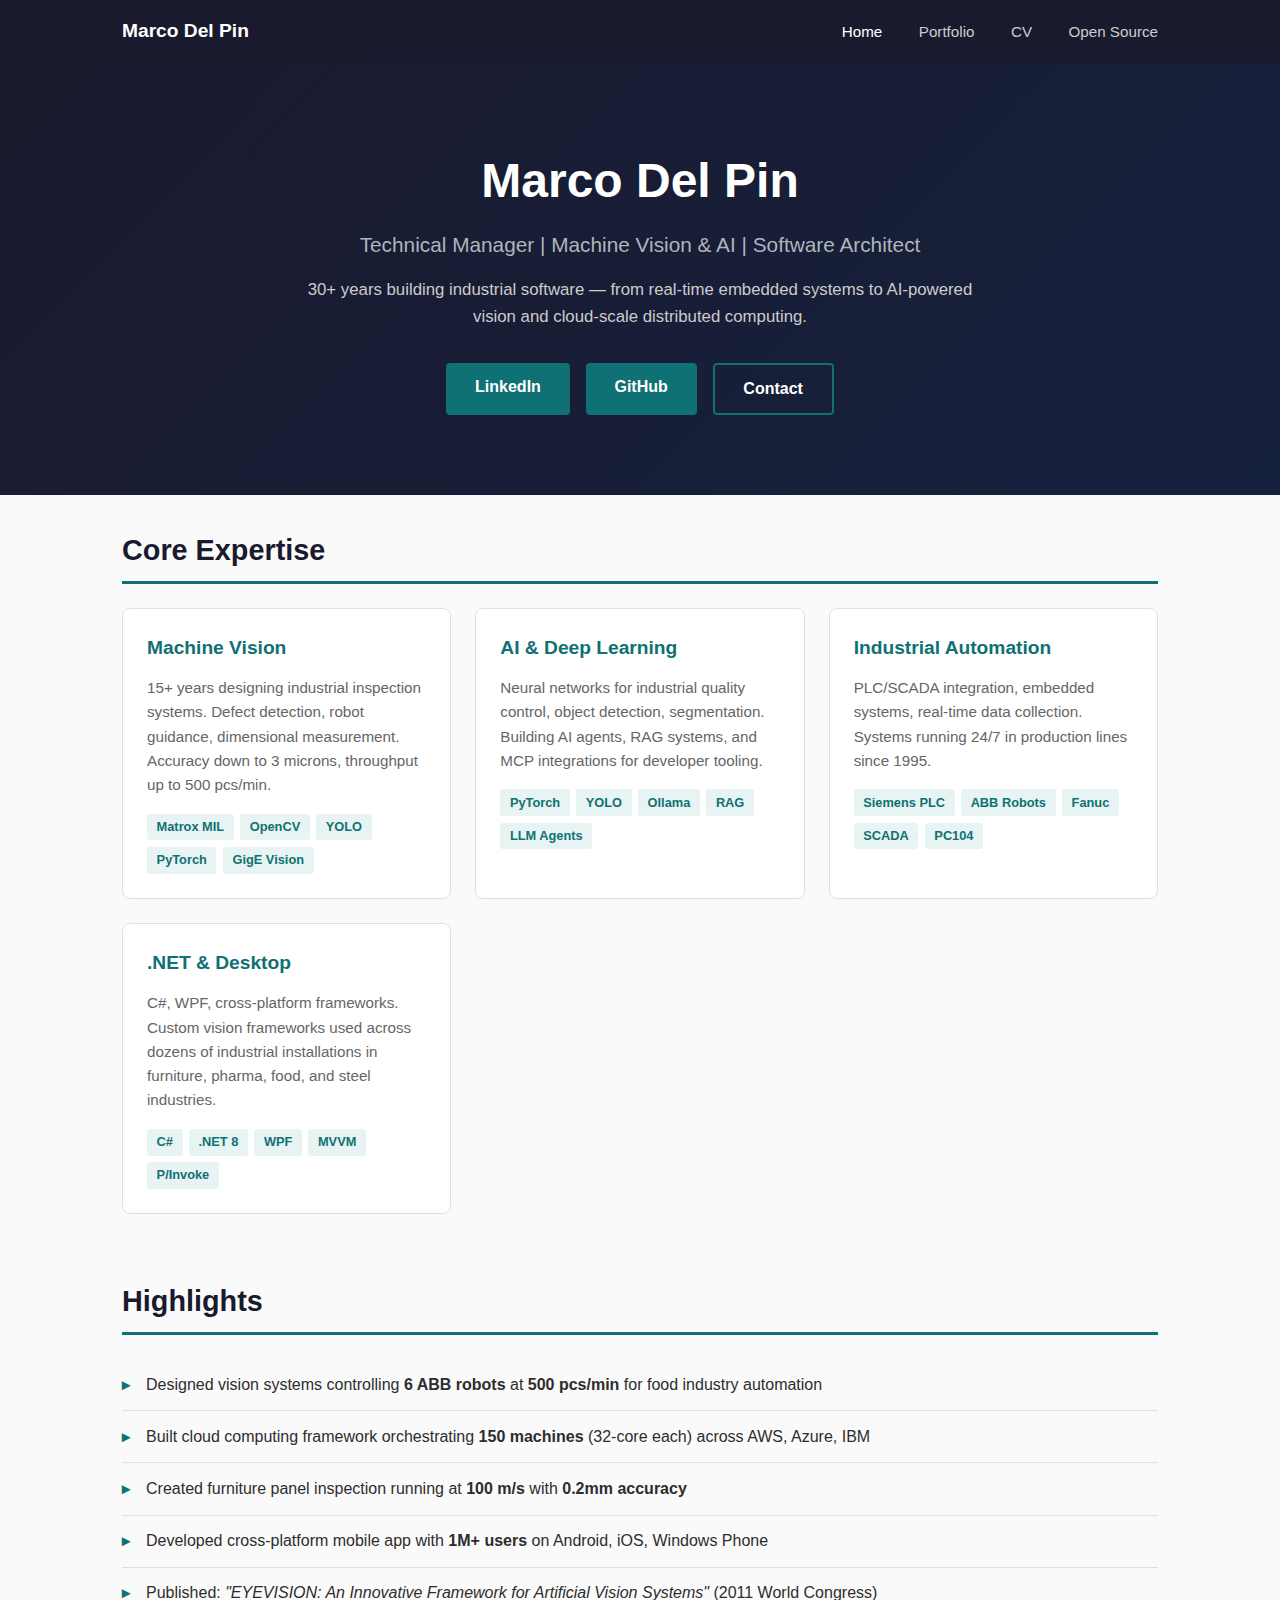
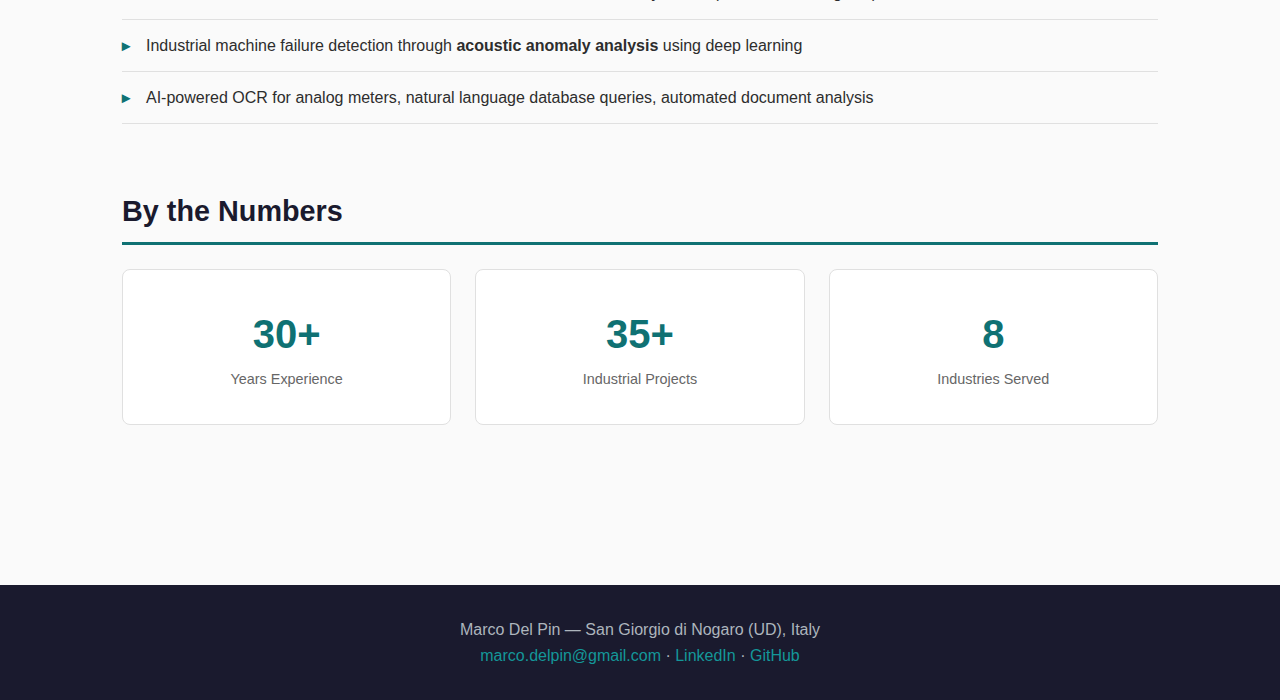
<file: index.html>
<!DOCTYPE html>
<html lang="en">
<head>
    <meta charset="UTF-8">
    <meta name="viewport" content="width=device-width, initial-scale=1.0">
    <title>Marco Del Pin - Machine Vision & AI Engineer</title>
    <link rel="stylesheet" href="style.css">
</head>
<body>
    <nav>
        <div class="nav-container">
            <a href="index.html" class="nav-brand">Marco Del Pin</a>
            <div class="nav-links">
                <a href="index.html" class="active">Home</a>
                <a href="portfolio.html">Portfolio</a>
                <a href="cv.html">CV</a>
                <a href="projects.html">Open Source</a>
            </div>
        </div>
    </nav>

    <header class="hero">
        <h1>Marco Del Pin</h1>
        <p class="tagline">Technical Manager | Machine Vision & AI | Software Architect</p>
        <p class="subtitle">30+ years building industrial software &mdash; from real-time embedded systems to AI-powered vision and cloud-scale distributed computing.</p>
        <div class="hero-links">
            <a href="https://www.linkedin.com/in/marco-del-pin-7189a215" class="btn">LinkedIn</a>
            <a href="https://github.com/marcodelpin" class="btn">GitHub</a>
            <a href="mailto:marco.delpin@gmail.com" class="btn btn-outline">Contact</a>
        </div>
    </header>

    <main>
        <section id="expertise">
            <h2>Core Expertise</h2>
            <div class="grid">
                <div class="card">
                    <h3>Machine Vision</h3>
                    <p>15+ years designing industrial inspection systems. Defect detection, robot guidance, dimensional measurement. Accuracy down to 3 microns, throughput up to 500 pcs/min.</p>
                    <div class="tags">
                        <span>Matrox MIL</span><span>OpenCV</span><span>YOLO</span><span>PyTorch</span><span>GigE Vision</span>
                    </div>
                </div>
                <div class="card">
                    <h3>AI & Deep Learning</h3>
                    <p>Neural networks for industrial quality control, object detection, segmentation. Building AI agents, RAG systems, and MCP integrations for developer tooling.</p>
                    <div class="tags">
                        <span>PyTorch</span><span>YOLO</span><span>Ollama</span><span>RAG</span><span>LLM Agents</span>
                    </div>
                </div>
                <div class="card">
                    <h3>Industrial Automation</h3>
                    <p>PLC/SCADA integration, embedded systems, real-time data collection. Systems running 24/7 in production lines since 1995.</p>
                    <div class="tags">
                        <span>Siemens PLC</span><span>ABB Robots</span><span>Fanuc</span><span>SCADA</span><span>PC104</span>
                    </div>
                </div>
                <div class="card">
                    <h3>.NET & Desktop</h3>
                    <p>C#, WPF, cross-platform frameworks. Custom vision frameworks used across dozens of industrial installations in furniture, pharma, food, and steel industries.</p>
                    <div class="tags">
                        <span>C#</span><span>.NET 8</span><span>WPF</span><span>MVVM</span><span>P/Invoke</span>
                    </div>
                </div>
            </div>
        </section>

        <section id="highlights">
            <h2>Highlights</h2>
            <ul class="highlights-list">
                <li>Designed vision systems controlling <strong>6 ABB robots</strong> at <strong>500 pcs/min</strong> for food industry automation</li>
                <li>Built cloud computing framework orchestrating <strong>150 machines</strong> (32-core each) across AWS, Azure, IBM</li>
                <li>Created furniture panel inspection running at <strong>100 m/s</strong> with <strong>0.2mm accuracy</strong></li>
                <li>Developed cross-platform mobile app with <strong>1M+ users</strong> on Android, iOS, Windows Phone</li>
                <li>Published: <em>"EYEVISION: An Innovative Framework for Artificial Vision Systems"</em> (2011 World Congress)</li>
                <li>Industrial machine failure detection through <strong>acoustic anomaly analysis</strong> using deep learning</li>
                <li>AI-powered OCR for analog meters, natural language database queries, automated document analysis</li>
            </ul>
        </section>

        <section id="numbers">
            <h2>By the Numbers</h2>
            <div class="stats">
                <div class="stat"><span class="stat-number">30+</span><span class="stat-label">Years Experience</span></div>
                <div class="stat"><span class="stat-number">35+</span><span class="stat-label">Industrial Projects</span></div>
                <div class="stat"><span class="stat-number">8</span><span class="stat-label">Industries Served</span></div>
            </div>
        </section>
    </main>

    <footer>
        <p>Marco Del Pin &mdash; San Giorgio di Nogaro (UD), Italy</p>
        <p>
            <a href="mailto:marco.delpin@gmail.com">marco.delpin@gmail.com</a> &middot;
            <a href="https://www.linkedin.com/in/marco-del-pin-7189a215">LinkedIn</a> &middot;
            <a href="https://github.com/marcodelpin">GitHub</a>
        </p>
    </footer>
</body>
</html>
</file>
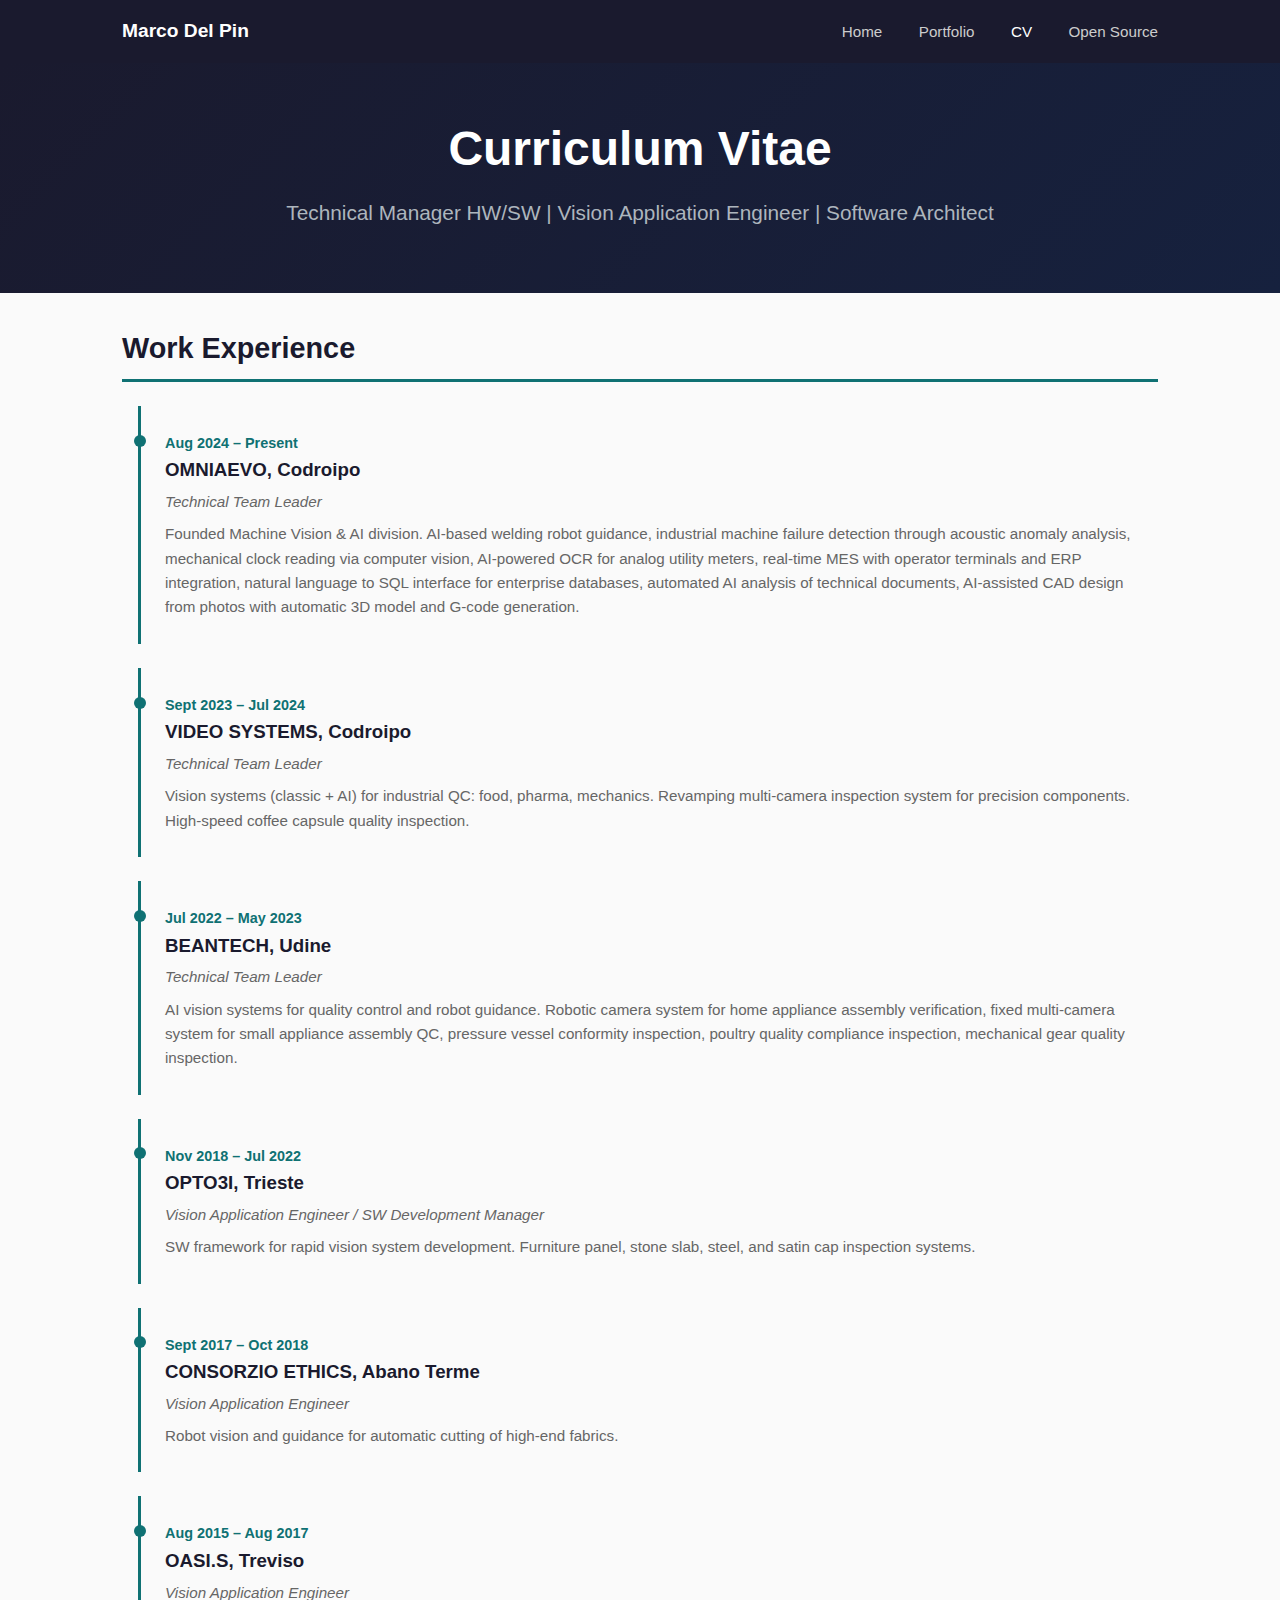
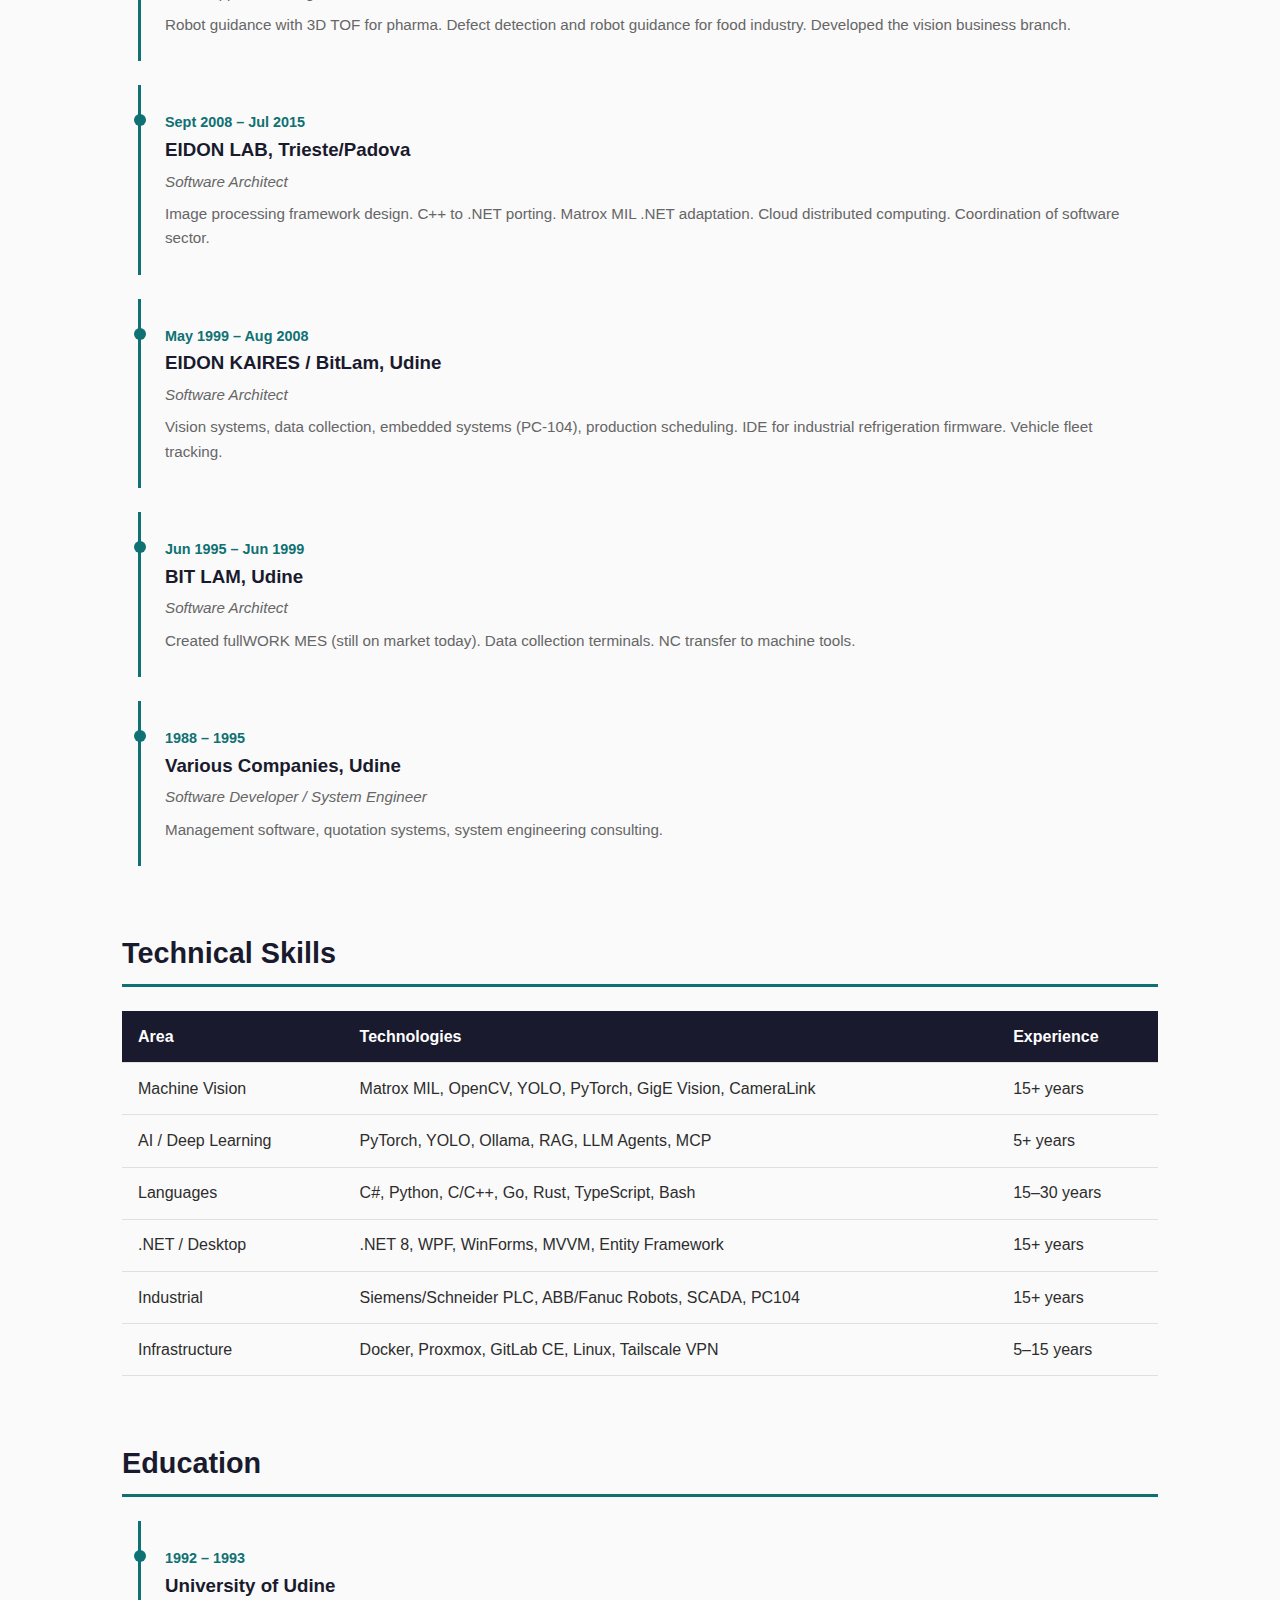
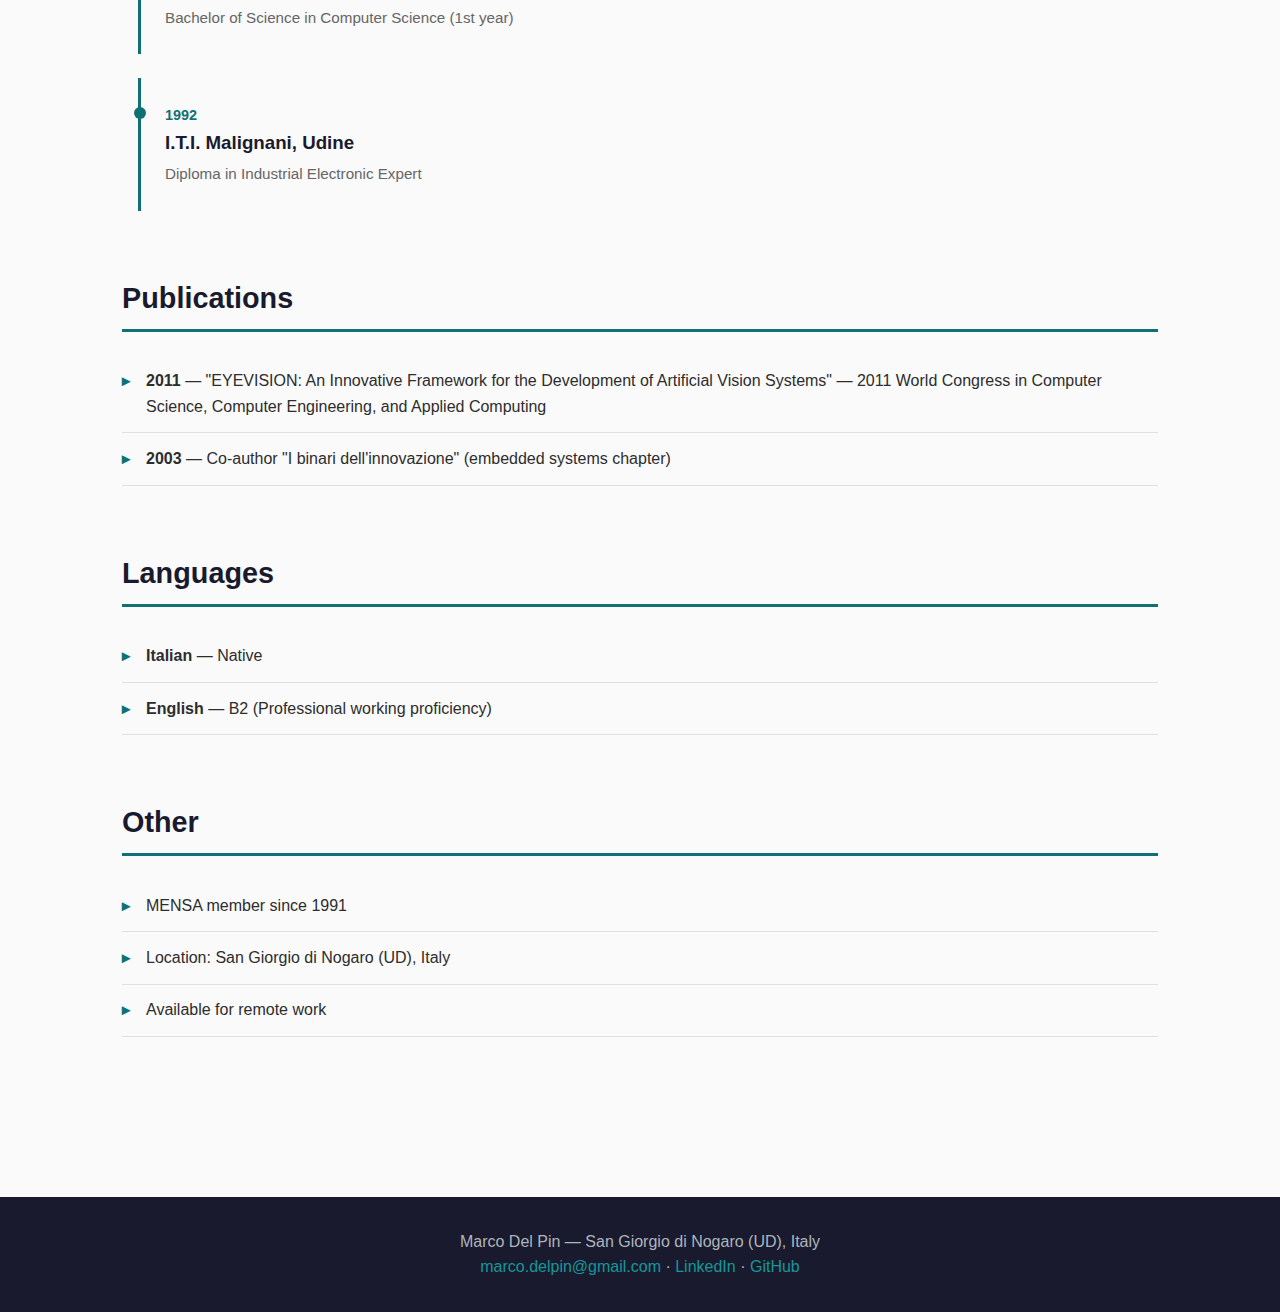
<file: cv.html>
<!DOCTYPE html>
<html lang="en">
<head>
    <meta charset="UTF-8">
    <meta name="viewport" content="width=device-width, initial-scale=1.0">
    <title>CV - Marco Del Pin</title>
    <link rel="stylesheet" href="style.css">
</head>
<body>
    <nav>
        <div class="nav-container">
            <a href="index.html" class="nav-brand">Marco Del Pin</a>
            <div class="nav-links">
                <a href="index.html">Home</a>
                <a href="portfolio.html">Portfolio</a>
                <a href="cv.html" class="active">CV</a>
                <a href="projects.html">Open Source</a>
            </div>
        </div>
    </nav>

    <header class="hero" style="padding: 3rem 2rem;">
        <h1>Curriculum Vitae</h1>
        <p class="tagline">Technical Manager HW/SW | Vision Application Engineer | Software Architect</p>
    </header>

    <main>
        <section>
            <h2>Work Experience</h2>

            <div class="timeline-item">
                <span class="period">Aug 2024 &ndash; Present</span>
                <h3>OMNIAEVO, Codroipo</h3>
                <p class="role">Technical Team Leader</p>
                <p>Founded Machine Vision & AI division. AI-based welding robot guidance, industrial machine failure detection through acoustic anomaly analysis, mechanical clock reading via computer vision, AI-powered OCR for analog utility meters, real-time MES with operator terminals and ERP integration, natural language to SQL interface for enterprise databases, automated AI analysis of technical documents, AI-assisted CAD design from photos with automatic 3D model and G-code generation.</p>
            </div>

            <div class="timeline-item">
                <span class="period">Sept 2023 &ndash; Jul 2024</span>
                <h3>VIDEO SYSTEMS, Codroipo</h3>
                <p class="role">Technical Team Leader</p>
                <p>Vision systems (classic + AI) for industrial QC: food, pharma, mechanics. Revamping multi-camera inspection system for precision components. High-speed coffee capsule quality inspection.</p>
            </div>

            <div class="timeline-item">
                <span class="period">Jul 2022 &ndash; May 2023</span>
                <h3>BEANTECH, Udine</h3>
                <p class="role">Technical Team Leader</p>
                <p>AI vision systems for quality control and robot guidance. Robotic camera system for home appliance assembly verification, fixed multi-camera system for small appliance assembly QC, pressure vessel conformity inspection, poultry quality compliance inspection, mechanical gear quality inspection.</p>
            </div>

            <div class="timeline-item">
                <span class="period">Nov 2018 &ndash; Jul 2022</span>
                <h3>OPTO3I, Trieste</h3>
                <p class="role">Vision Application Engineer / SW Development Manager</p>
                <p>SW framework for rapid vision system development. Furniture panel, stone slab, steel, and satin cap inspection systems.</p>
            </div>

            <div class="timeline-item">
                <span class="period">Sept 2017 &ndash; Oct 2018</span>
                <h3>CONSORZIO ETHICS, Abano Terme</h3>
                <p class="role">Vision Application Engineer</p>
                <p>Robot vision and guidance for automatic cutting of high-end fabrics.</p>
            </div>

            <div class="timeline-item">
                <span class="period">Aug 2015 &ndash; Aug 2017</span>
                <h3>OASI.S, Treviso</h3>
                <p class="role">Vision Application Engineer</p>
                <p>Robot guidance with 3D TOF for pharma. Defect detection and robot guidance for food industry. Developed the vision business branch.</p>
            </div>

            <div class="timeline-item">
                <span class="period">Sept 2008 &ndash; Jul 2015</span>
                <h3>EIDON LAB, Trieste/Padova</h3>
                <p class="role">Software Architect</p>
                <p>Image processing framework design. C++ to .NET porting. Matrox MIL .NET adaptation. Cloud distributed computing. Coordination of software sector.</p>
            </div>

            <div class="timeline-item">
                <span class="period">May 1999 &ndash; Aug 2008</span>
                <h3>EIDON KAIRES / BitLam, Udine</h3>
                <p class="role">Software Architect</p>
                <p>Vision systems, data collection, embedded systems (PC-104), production scheduling. IDE for industrial refrigeration firmware. Vehicle fleet tracking.</p>
            </div>

            <div class="timeline-item">
                <span class="period">Jun 1995 &ndash; Jun 1999</span>
                <h3>BIT LAM, Udine</h3>
                <p class="role">Software Architect</p>
                <p>Created fullWORK MES (still on market today). Data collection terminals. NC transfer to machine tools.</p>
            </div>

            <div class="timeline-item">
                <span class="period">1988 &ndash; 1995</span>
                <h3>Various Companies, Udine</h3>
                <p class="role">Software Developer / System Engineer</p>
                <p>Management software, quotation systems, system engineering consulting.</p>
            </div>
        </section>

        <section>
            <h2>Technical Skills</h2>
            <table>
                <thead><tr><th>Area</th><th>Technologies</th><th>Experience</th></tr></thead>
                <tbody>
                    <tr><td>Machine Vision</td><td>Matrox MIL, OpenCV, YOLO, PyTorch, GigE Vision, CameraLink</td><td>15+ years</td></tr>
                    <tr><td>AI / Deep Learning</td><td>PyTorch, YOLO, Ollama, RAG, LLM Agents, MCP</td><td>5+ years</td></tr>
                    <tr><td>Languages</td><td>C#, Python, C/C++, Go, Rust, TypeScript, Bash</td><td>15&ndash;30 years</td></tr>
                    <tr><td>.NET / Desktop</td><td>.NET 8, WPF, WinForms, MVVM, Entity Framework</td><td>15+ years</td></tr>
                    <tr><td>Industrial</td><td>Siemens/Schneider PLC, ABB/Fanuc Robots, SCADA, PC104</td><td>15+ years</td></tr>
                    <tr><td>Infrastructure</td><td>Docker, Proxmox, GitLab CE, Linux, Tailscale VPN</td><td>5&ndash;15 years</td></tr>
                </tbody>
            </table>
        </section>

        <section>
            <h2>Education</h2>
            <div class="timeline-item">
                <span class="period">1992 &ndash; 1993</span>
                <h3>University of Udine</h3>
                <p>Bachelor of Science in Computer Science (1st year)</p>
            </div>
            <div class="timeline-item">
                <span class="period">1992</span>
                <h3>I.T.I. Malignani, Udine</h3>
                <p>Diploma in Industrial Electronic Expert</p>
            </div>
        </section>

        <section>
            <h2>Publications</h2>
            <ul class="highlights-list">
                <li><strong>2011</strong> &mdash; "EYEVISION: An Innovative Framework for the Development of Artificial Vision Systems" &mdash; 2011 World Congress in Computer Science, Computer Engineering, and Applied Computing</li>
                <li><strong>2003</strong> &mdash; Co-author "I binari dell'innovazione" (embedded systems chapter)</li>
            </ul>
        </section>

        <section>
            <h2>Languages</h2>
            <ul class="highlights-list">
                <li><strong>Italian</strong> &mdash; Native</li>
                <li><strong>English</strong> &mdash; B2 (Professional working proficiency)</li>
            </ul>
        </section>

        <section>
            <h2>Other</h2>
            <ul class="highlights-list">
                <li>MENSA member since 1991</li>
                <li>Location: San Giorgio di Nogaro (UD), Italy</li>
                <li>Available for remote work</li>
            </ul>
        </section>
    </main>

    <footer>
        <p>Marco Del Pin &mdash; San Giorgio di Nogaro (UD), Italy</p>
        <p>
            <a href="mailto:marco.delpin@gmail.com">marco.delpin@gmail.com</a> &middot;
            <a href="https://www.linkedin.com/in/marco-del-pin-7189a215">LinkedIn</a> &middot;
            <a href="https://github.com/marcodelpin">GitHub</a>
        </p>
    </footer>
</body>
</html>
</file>
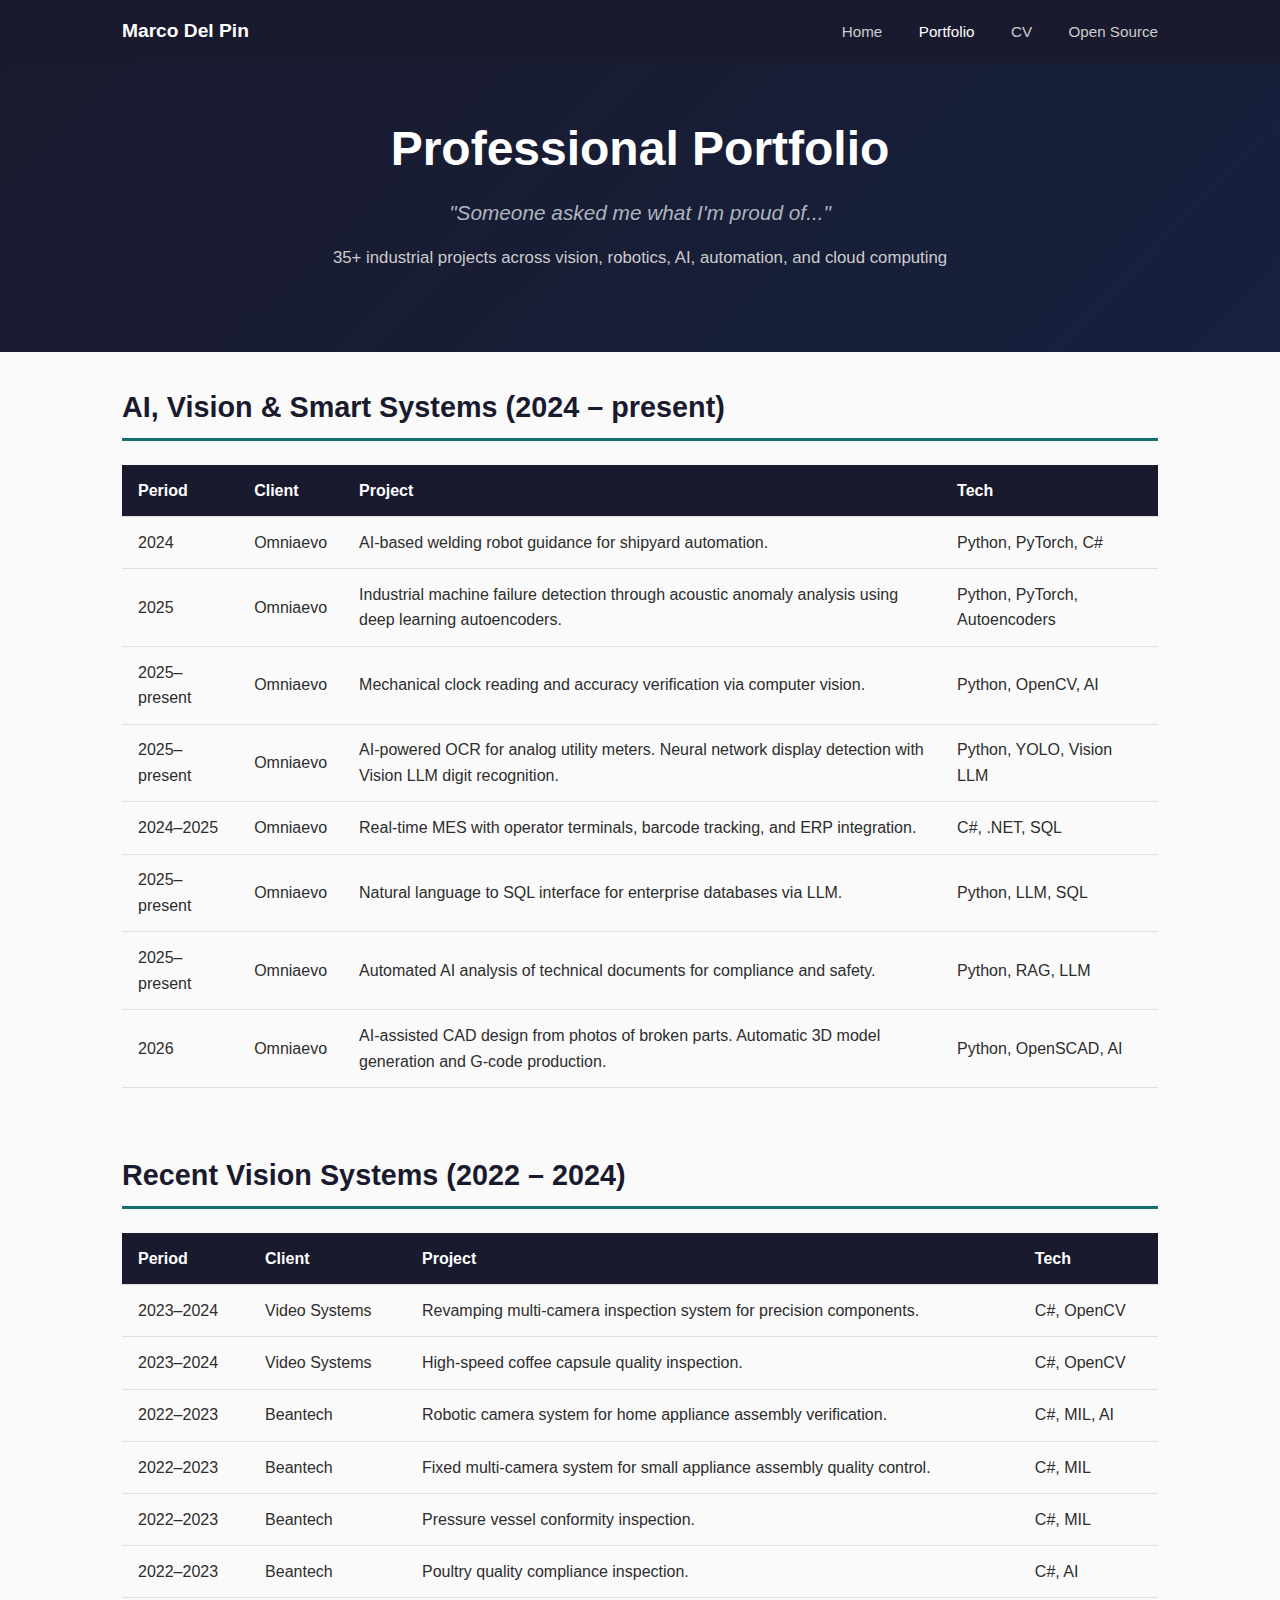
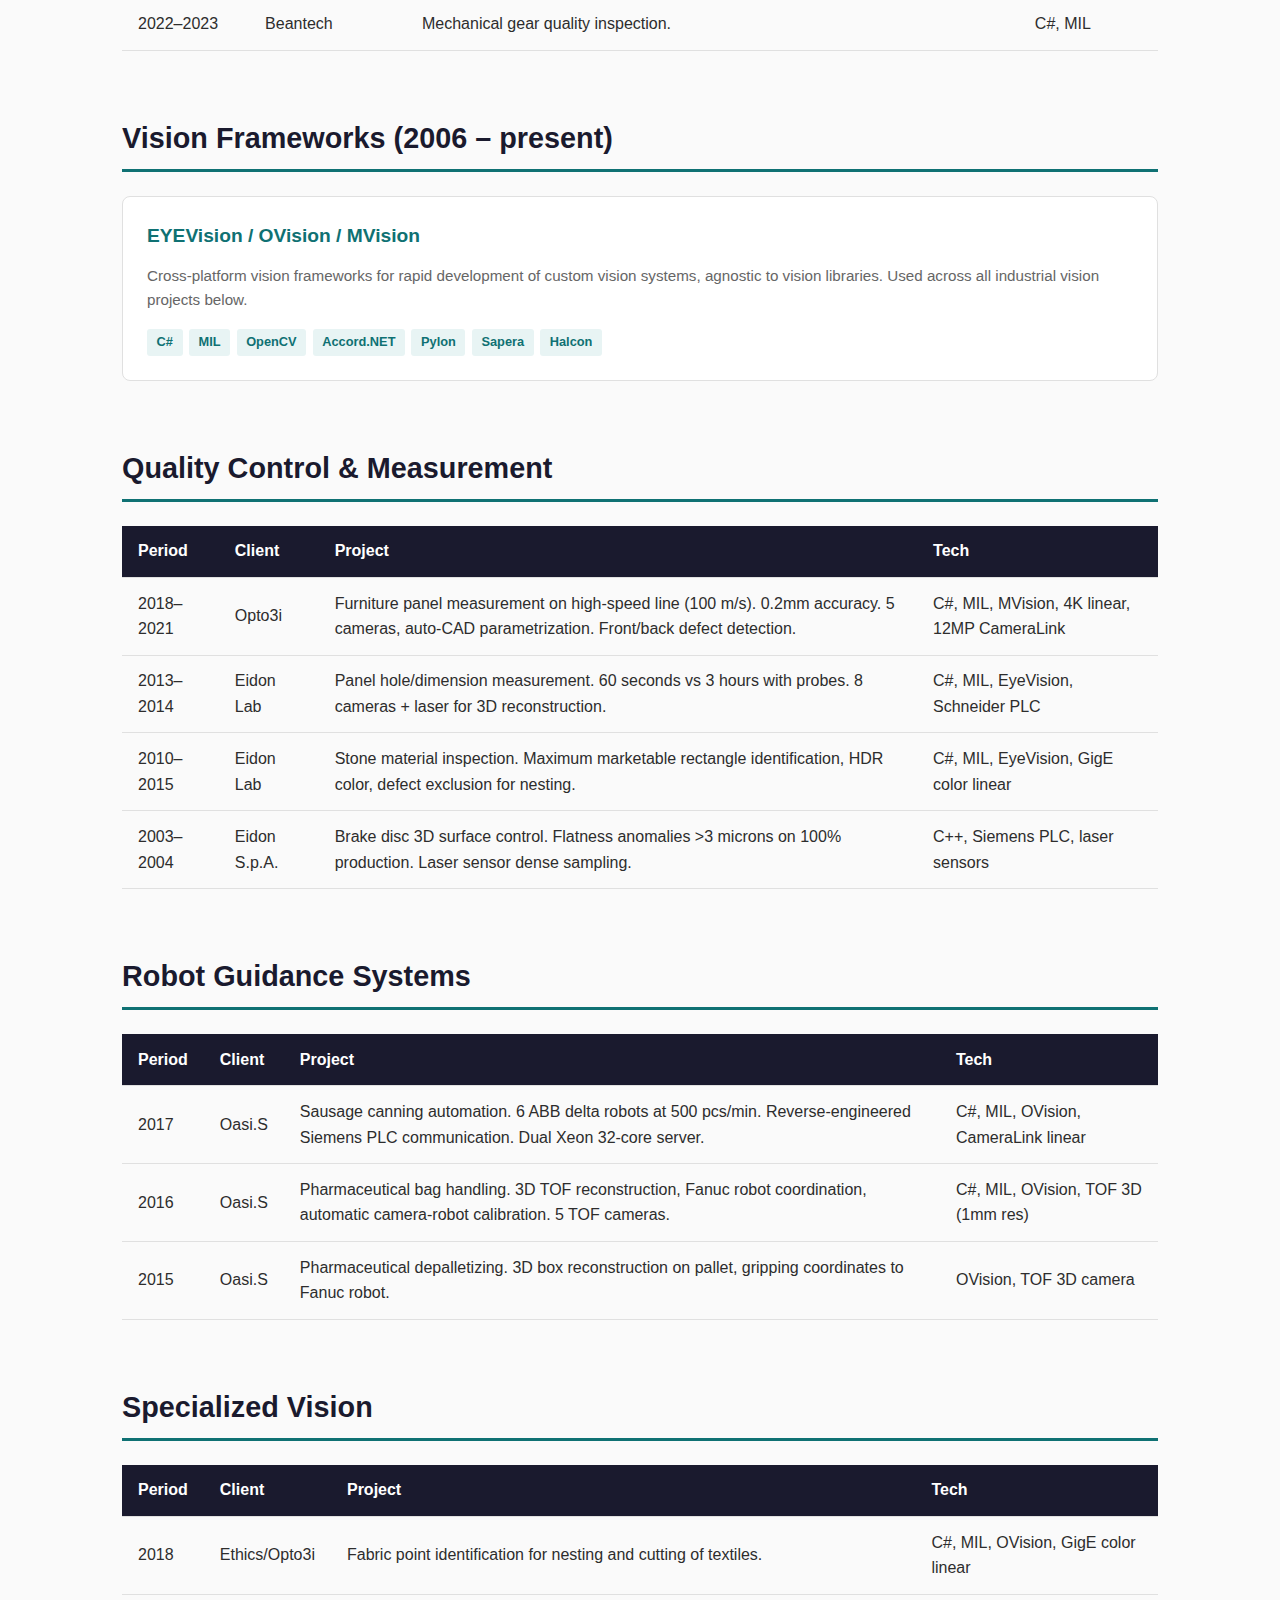
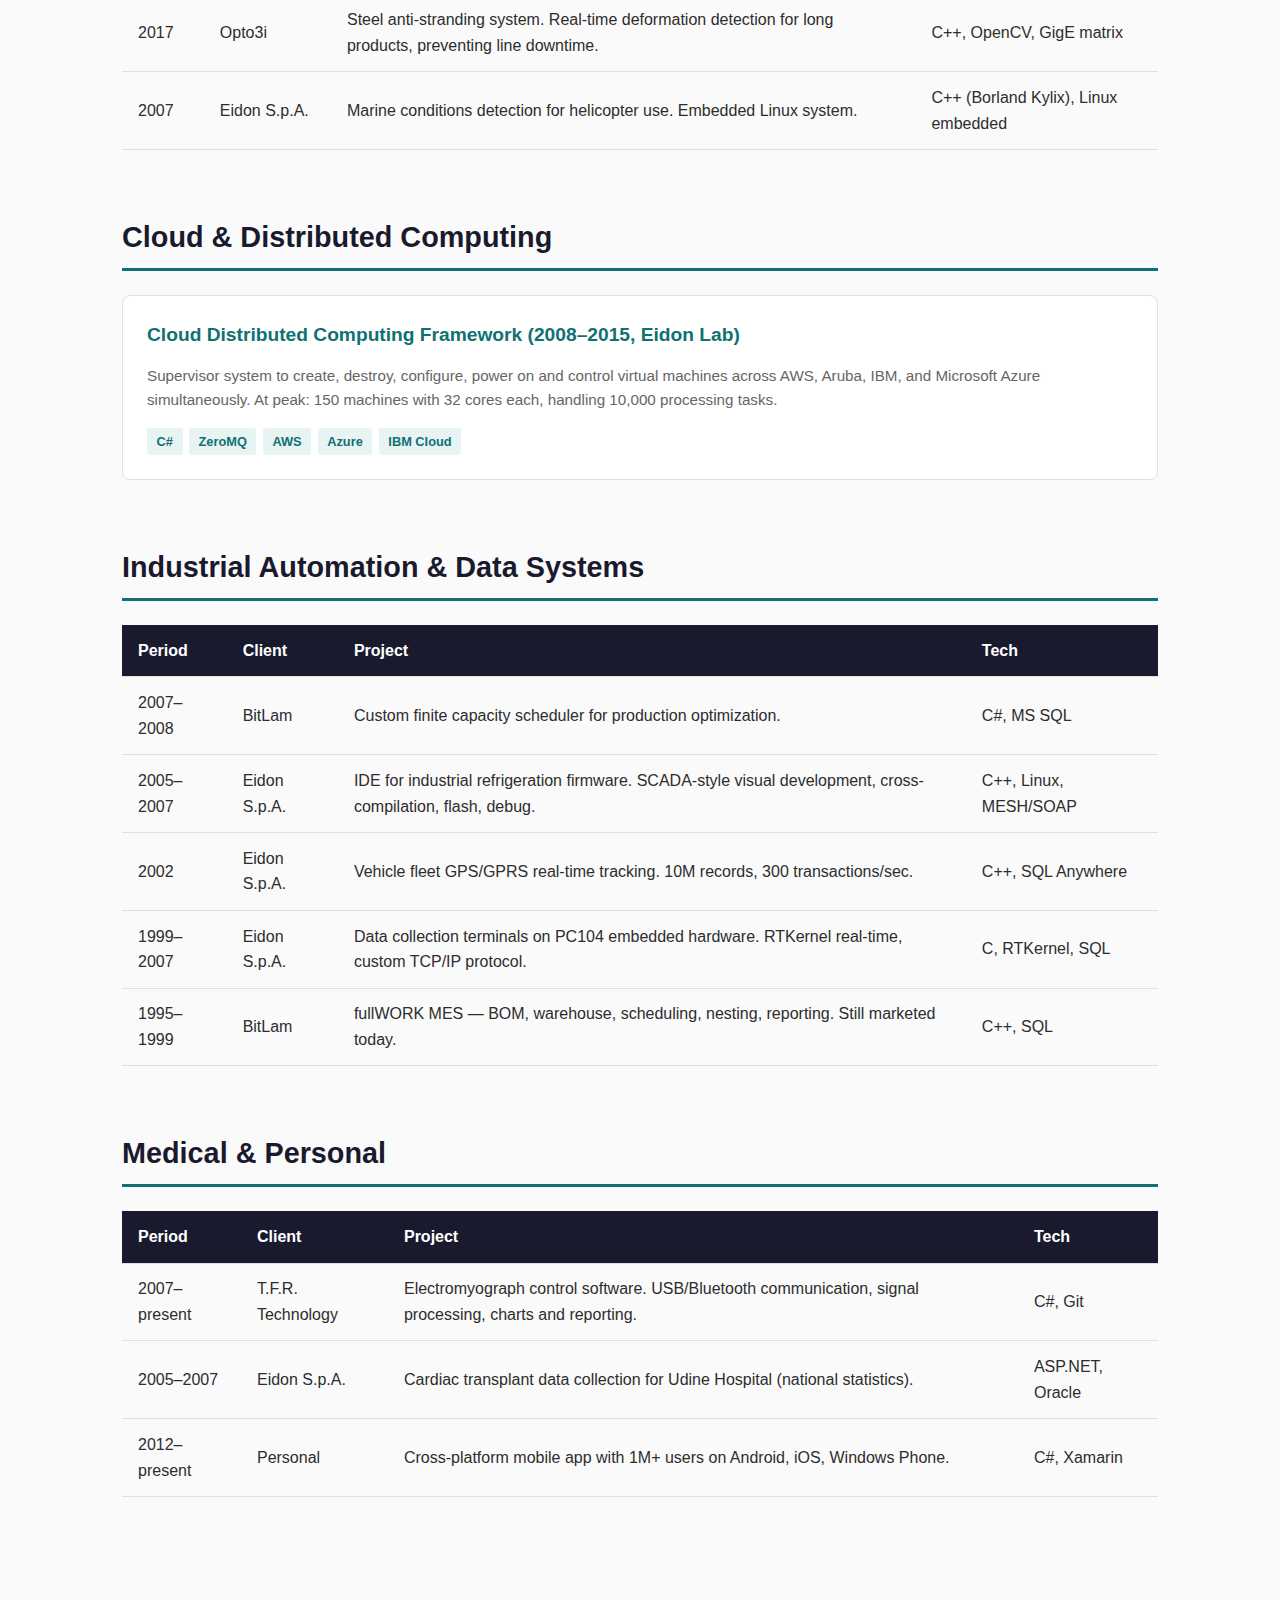
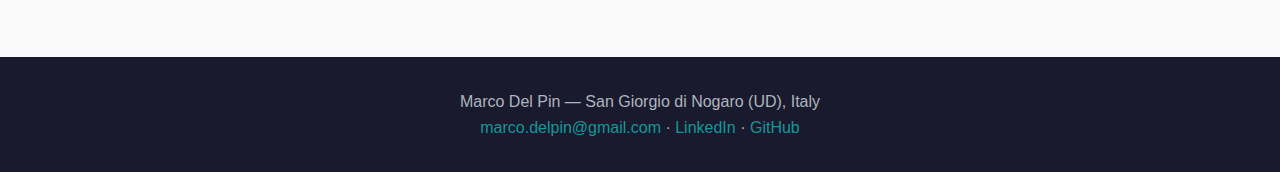
<file: portfolio.html>
<!DOCTYPE html>
<html lang="en">
<head>
    <meta charset="UTF-8">
    <meta name="viewport" content="width=device-width, initial-scale=1.0">
    <title>Portfolio - Marco Del Pin</title>
    <link rel="stylesheet" href="style.css">
</head>
<body>
    <nav>
        <div class="nav-container">
            <a href="index.html" class="nav-brand">Marco Del Pin</a>
            <div class="nav-links">
                <a href="index.html">Home</a>
                <a href="portfolio.html" class="active">Portfolio</a>
                <a href="cv.html">CV</a>
                <a href="projects.html">Open Source</a>
            </div>
        </div>
    </nav>

    <header class="hero" style="padding: 3rem 2rem;">
        <h1>Professional Portfolio</h1>
        <p class="tagline"><em>"Someone asked me what I'm proud of..."</em></p>
        <p class="subtitle">35+ industrial projects across vision, robotics, AI, automation, and cloud computing</p>
    </header>

    <main>
        <section>
            <h2>AI, Vision & Smart Systems (2024 &ndash; present)</h2>
            <table>
                <thead><tr><th>Period</th><th>Client</th><th>Project</th><th>Tech</th></tr></thead>
                <tbody>
                    <tr>
                        <td>2024</td><td>Omniaevo</td>
                        <td>AI-based welding robot guidance for shipyard automation.</td>
                        <td>Python, PyTorch, C#</td>
                    </tr>
                    <tr>
                        <td>2025</td><td>Omniaevo</td>
                        <td>Industrial machine failure detection through acoustic anomaly analysis using deep learning autoencoders.</td>
                        <td>Python, PyTorch, Autoencoders</td>
                    </tr>
                    <tr>
                        <td>2025&ndash;present</td><td>Omniaevo</td>
                        <td>Mechanical clock reading and accuracy verification via computer vision.</td>
                        <td>Python, OpenCV, AI</td>
                    </tr>
                    <tr>
                        <td>2025&ndash;present</td><td>Omniaevo</td>
                        <td>AI-powered OCR for analog utility meters. Neural network display detection with Vision LLM digit recognition.</td>
                        <td>Python, YOLO, Vision LLM</td>
                    </tr>
                    <tr>
                        <td>2024&ndash;2025</td><td>Omniaevo</td>
                        <td>Real-time MES with operator terminals, barcode tracking, and ERP integration.</td>
                        <td>C#, .NET, SQL</td>
                    </tr>
                    <tr>
                        <td>2025&ndash;present</td><td>Omniaevo</td>
                        <td>Natural language to SQL interface for enterprise databases via LLM.</td>
                        <td>Python, LLM, SQL</td>
                    </tr>
                    <tr>
                        <td>2025&ndash;present</td><td>Omniaevo</td>
                        <td>Automated AI analysis of technical documents for compliance and safety.</td>
                        <td>Python, RAG, LLM</td>
                    </tr>
                    <tr>
                        <td>2026</td><td>Omniaevo</td>
                        <td>AI-assisted CAD design from photos of broken parts. Automatic 3D model generation and G-code production.</td>
                        <td>Python, OpenSCAD, AI</td>
                    </tr>
                </tbody>
            </table>
        </section>

        <section>
            <h2>Recent Vision Systems (2022 &ndash; 2024)</h2>
            <table>
                <thead><tr><th>Period</th><th>Client</th><th>Project</th><th>Tech</th></tr></thead>
                <tbody>
                    <tr>
                        <td>2023&ndash;2024</td><td>Video Systems</td>
                        <td>Revamping multi-camera inspection system for precision components.</td>
                        <td>C#, OpenCV</td>
                    </tr>
                    <tr>
                        <td>2023&ndash;2024</td><td>Video Systems</td>
                        <td>High-speed coffee capsule quality inspection.</td>
                        <td>C#, OpenCV</td>
                    </tr>
                    <tr>
                        <td>2022&ndash;2023</td><td>Beantech</td>
                        <td>Robotic camera system for home appliance assembly verification.</td>
                        <td>C#, MIL, AI</td>
                    </tr>
                    <tr>
                        <td>2022&ndash;2023</td><td>Beantech</td>
                        <td>Fixed multi-camera system for small appliance assembly quality control.</td>
                        <td>C#, MIL</td>
                    </tr>
                    <tr>
                        <td>2022&ndash;2023</td><td>Beantech</td>
                        <td>Pressure vessel conformity inspection.</td>
                        <td>C#, MIL</td>
                    </tr>
                    <tr>
                        <td>2022&ndash;2023</td><td>Beantech</td>
                        <td>Poultry quality compliance inspection.</td>
                        <td>C#, AI</td>
                    </tr>
                    <tr>
                        <td>2022&ndash;2023</td><td>Beantech</td>
                        <td>Mechanical gear quality inspection.</td>
                        <td>C#, MIL</td>
                    </tr>
                </tbody>
            </table>
        </section>

        <section>
            <h2>Vision Frameworks (2006 &ndash; present)</h2>
            <div class="card" style="margin-bottom:1.5rem;">
                <h3>EYEVision / OVision / MVision</h3>
                <p>Cross-platform vision frameworks for rapid development of custom vision systems, agnostic to vision libraries. Used across all industrial vision projects below.</p>
                <div class="tags">
                    <span>C#</span><span>MIL</span><span>OpenCV</span><span>Accord.NET</span><span>Pylon</span><span>Sapera</span><span>Halcon</span>
                </div>
            </div>
        </section>

        <section>
            <h2>Quality Control & Measurement</h2>
            <table>
                <thead><tr><th>Period</th><th>Client</th><th>Project</th><th>Tech</th></tr></thead>
                <tbody>
                    <tr>
                        <td>2018&ndash;2021</td><td>Opto3i</td>
                        <td>Furniture panel measurement on high-speed line (100 m/s). 0.2mm accuracy. 5 cameras, auto-CAD parametrization. Front/back defect detection.</td>
                        <td>C#, MIL, MVision, 4K linear, 12MP CameraLink</td>
                    </tr>
                    <tr>
                        <td>2013&ndash;2014</td><td>Eidon Lab</td>
                        <td>Panel hole/dimension measurement. 60 seconds vs 3 hours with probes. 8 cameras + laser for 3D reconstruction.</td>
                        <td>C#, MIL, EyeVision, Schneider PLC</td>
                    </tr>
                    <tr>
                        <td>2010&ndash;2015</td><td>Eidon Lab</td>
                        <td>Stone material inspection. Maximum marketable rectangle identification, HDR color, defect exclusion for nesting.</td>
                        <td>C#, MIL, EyeVision, GigE color linear</td>
                    </tr>
                    <tr>
                        <td>2003&ndash;2004</td><td>Eidon S.p.A.</td>
                        <td>Brake disc 3D surface control. Flatness anomalies &gt;3 microns on 100% production. Laser sensor dense sampling.</td>
                        <td>C++, Siemens PLC, laser sensors</td>
                    </tr>
                </tbody>
            </table>
        </section>

        <section>
            <h2>Robot Guidance Systems</h2>
            <table>
                <thead><tr><th>Period</th><th>Client</th><th>Project</th><th>Tech</th></tr></thead>
                <tbody>
                    <tr>
                        <td>2017</td><td>Oasi.S</td>
                        <td>Sausage canning automation. 6 ABB delta robots at 500 pcs/min. Reverse-engineered Siemens PLC communication. Dual Xeon 32-core server.</td>
                        <td>C#, MIL, OVision, CameraLink linear</td>
                    </tr>
                    <tr>
                        <td>2016</td><td>Oasi.S</td>
                        <td>Pharmaceutical bag handling. 3D TOF reconstruction, Fanuc robot coordination, automatic camera-robot calibration. 5 TOF cameras.</td>
                        <td>C#, MIL, OVision, TOF 3D (1mm res)</td>
                    </tr>
                    <tr>
                        <td>2015</td><td>Oasi.S</td>
                        <td>Pharmaceutical depalletizing. 3D box reconstruction on pallet, gripping coordinates to Fanuc robot.</td>
                        <td>OVision, TOF 3D camera</td>
                    </tr>
                </tbody>
            </table>
        </section>

        <section>
            <h2>Specialized Vision</h2>
            <table>
                <thead><tr><th>Period</th><th>Client</th><th>Project</th><th>Tech</th></tr></thead>
                <tbody>
                    <tr>
                        <td>2018</td><td>Ethics/Opto3i</td>
                        <td>Fabric point identification for nesting and cutting of textiles.</td>
                        <td>C#, MIL, OVision, GigE color linear</td>
                    </tr>
                    <tr>
                        <td>2017</td><td>Opto3i</td>
                        <td>Steel anti-stranding system. Real-time deformation detection for long products, preventing line downtime.</td>
                        <td>C++, OpenCV, GigE matrix</td>
                    </tr>
                    <tr>
                        <td>2007</td><td>Eidon S.p.A.</td>
                        <td>Marine conditions detection for helicopter use. Embedded Linux system.</td>
                        <td>C++ (Borland Kylix), Linux embedded</td>
                    </tr>
                </tbody>
            </table>
        </section>

        <section>
            <h2>Cloud & Distributed Computing</h2>
            <div class="card" style="margin-bottom:1.5rem;">
                <h3>Cloud Distributed Computing Framework (2008&ndash;2015, Eidon Lab)</h3>
                <p>Supervisor system to create, destroy, configure, power on and control virtual machines across AWS, Aruba, IBM, and Microsoft Azure simultaneously. At peak: 150 machines with 32 cores each, handling 10,000 processing tasks.</p>
                <div class="tags">
                    <span>C#</span><span>ZeroMQ</span><span>AWS</span><span>Azure</span><span>IBM Cloud</span>
                </div>
            </div>
        </section>

        <section>
            <h2>Industrial Automation & Data Systems</h2>
            <table>
                <thead><tr><th>Period</th><th>Client</th><th>Project</th><th>Tech</th></tr></thead>
                <tbody>
                    <tr>
                        <td>2007&ndash;2008</td><td>BitLam</td>
                        <td>Custom finite capacity scheduler for production optimization.</td>
                        <td>C#, MS SQL</td>
                    </tr>
                    <tr>
                        <td>2005&ndash;2007</td><td>Eidon S.p.A.</td>
                        <td>IDE for industrial refrigeration firmware. SCADA-style visual development, cross-compilation, flash, debug.</td>
                        <td>C++, Linux, MESH/SOAP</td>
                    </tr>
                    <tr>
                        <td>2002</td><td>Eidon S.p.A.</td>
                        <td>Vehicle fleet GPS/GPRS real-time tracking. 10M records, 300 transactions/sec.</td>
                        <td>C++, SQL Anywhere</td>
                    </tr>
                    <tr>
                        <td>1999&ndash;2007</td><td>Eidon S.p.A.</td>
                        <td>Data collection terminals on PC104 embedded hardware. RTKernel real-time, custom TCP/IP protocol.</td>
                        <td>C, RTKernel, SQL</td>
                    </tr>
                    <tr>
                        <td>1995&ndash;1999</td><td>BitLam</td>
                        <td>fullWORK MES &mdash; BOM, warehouse, scheduling, nesting, reporting. Still marketed today.</td>
                        <td>C++, SQL</td>
                    </tr>
                </tbody>
            </table>
        </section>

        <section>
            <h2>Medical & Personal</h2>
            <table>
                <thead><tr><th>Period</th><th>Client</th><th>Project</th><th>Tech</th></tr></thead>
                <tbody>
                    <tr>
                        <td>2007&ndash;present</td><td>T.F.R. Technology</td>
                        <td>Electromyograph control software. USB/Bluetooth communication, signal processing, charts and reporting.</td>
                        <td>C#, Git</td>
                    </tr>
                    <tr>
                        <td>2005&ndash;2007</td><td>Eidon S.p.A.</td>
                        <td>Cardiac transplant data collection for Udine Hospital (national statistics).</td>
                        <td>ASP.NET, Oracle</td>
                    </tr>
                    <tr>
                        <td>2012&ndash;present</td><td>Personal</td>
                        <td>Cross-platform mobile app with 1M+ users on Android, iOS, Windows Phone.</td>
                        <td>C#, Xamarin</td>
                    </tr>
                </tbody>
            </table>
        </section>
    </main>

    <footer>
        <p>Marco Del Pin &mdash; San Giorgio di Nogaro (UD), Italy</p>
        <p>
            <a href="mailto:marco.delpin@gmail.com">marco.delpin@gmail.com</a> &middot;
            <a href="https://www.linkedin.com/in/marco-del-pin-7189a215">LinkedIn</a> &middot;
            <a href="https://github.com/marcodelpin">GitHub</a>
        </p>
    </footer>
</body>
</html>
</file>
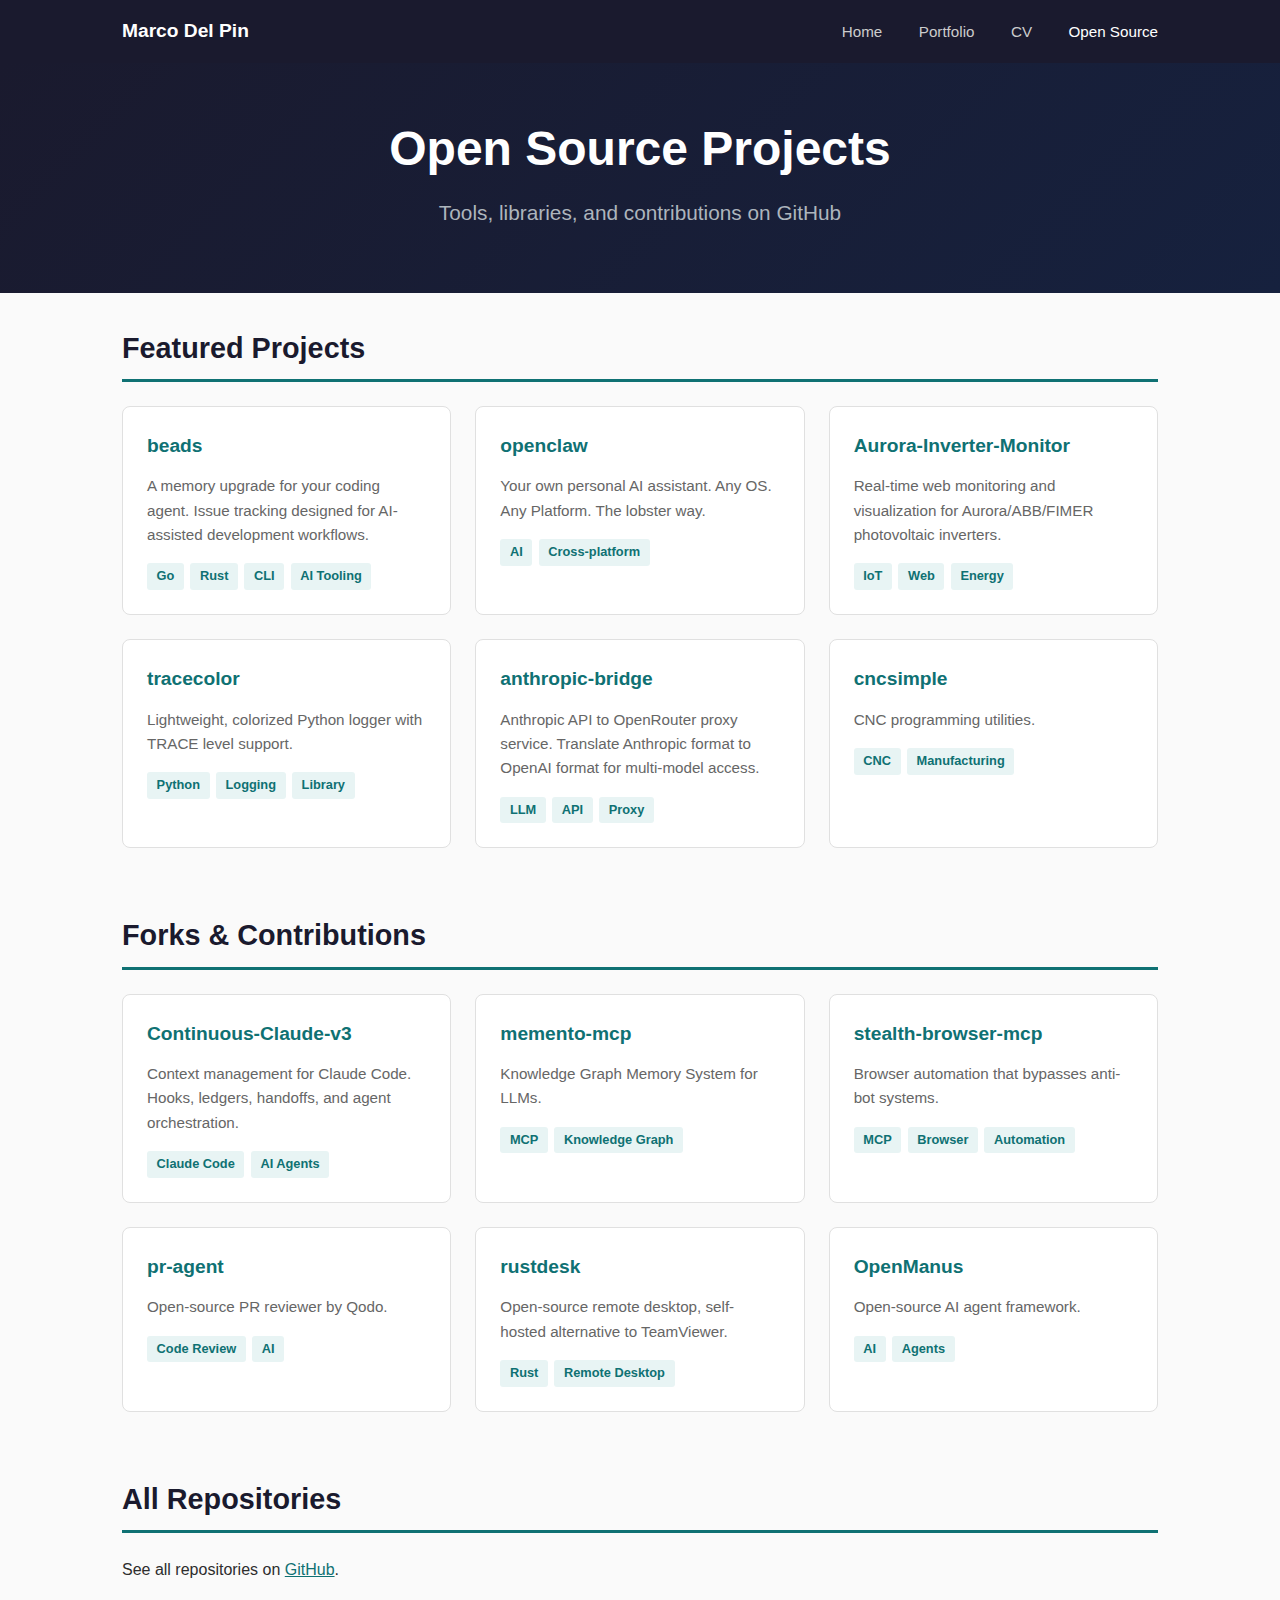
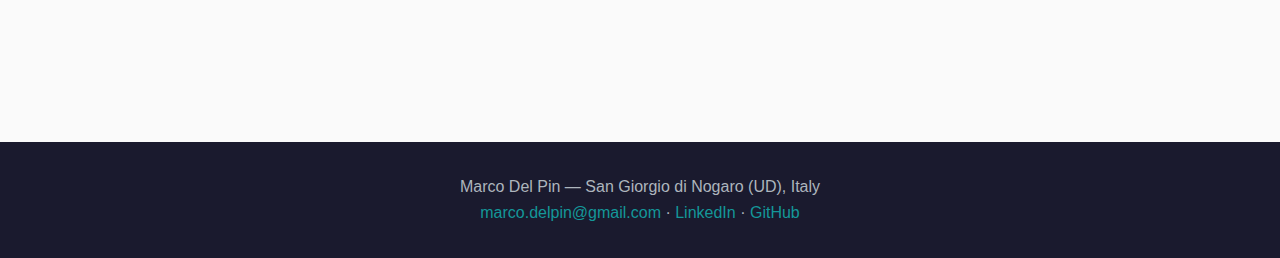
<file: projects.html>
<!DOCTYPE html>
<html lang="en">
<head>
    <meta charset="UTF-8">
    <meta name="viewport" content="width=device-width, initial-scale=1.0">
    <title>Open Source - Marco Del Pin</title>
    <link rel="stylesheet" href="style.css">
</head>
<body>
    <nav>
        <div class="nav-container">
            <a href="index.html" class="nav-brand">Marco Del Pin</a>
            <div class="nav-links">
                <a href="index.html">Home</a>
                <a href="portfolio.html">Portfolio</a>
                <a href="cv.html">CV</a>
                <a href="projects.html" class="active">Open Source</a>
            </div>
        </div>
    </nav>

    <header class="hero" style="padding: 3rem 2rem;">
        <h1>Open Source Projects</h1>
        <p class="tagline">Tools, libraries, and contributions on GitHub</p>
    </header>

    <main>
        <section>
            <h2>Featured Projects</h2>
            <div class="grid">
                <div class="card">
                    <h3><a href="https://github.com/marcodelpin/beads" style="color:inherit;text-decoration:none;">beads</a></h3>
                    <p>A memory upgrade for your coding agent. Issue tracking designed for AI-assisted development workflows.</p>
                    <div class="tags"><span>Go</span><span>Rust</span><span>CLI</span><span>AI Tooling</span></div>
                </div>
                <div class="card">
                    <h3><a href="https://github.com/marcodelpin/openclaw" style="color:inherit;text-decoration:none;">openclaw</a></h3>
                    <p>Your own personal AI assistant. Any OS. Any Platform. The lobster way.</p>
                    <div class="tags"><span>AI</span><span>Cross-platform</span></div>
                </div>
                <div class="card">
                    <h3><a href="https://github.com/marcodelpin/Aurora-Inverter-Monitor" style="color:inherit;text-decoration:none;">Aurora-Inverter-Monitor</a></h3>
                    <p>Real-time web monitoring and visualization for Aurora/ABB/FIMER photovoltaic inverters.</p>
                    <div class="tags"><span>IoT</span><span>Web</span><span>Energy</span></div>
                </div>
                <div class="card">
                    <h3><a href="https://github.com/marcodelpin/tracecolor" style="color:inherit;text-decoration:none;">tracecolor</a></h3>
                    <p>Lightweight, colorized Python logger with TRACE level support.</p>
                    <div class="tags"><span>Python</span><span>Logging</span><span>Library</span></div>
                </div>
                <div class="card">
                    <h3><a href="https://github.com/marcodelpin/anthropic-bridge" style="color:inherit;text-decoration:none;">anthropic-bridge</a></h3>
                    <p>Anthropic API to OpenRouter proxy service. Translate Anthropic format to OpenAI format for multi-model access.</p>
                    <div class="tags"><span>LLM</span><span>API</span><span>Proxy</span></div>
                </div>
                <div class="card">
                    <h3><a href="https://github.com/marcodelpin/cncsimple" style="color:inherit;text-decoration:none;">cncsimple</a></h3>
                    <p>CNC programming utilities.</p>
                    <div class="tags"><span>CNC</span><span>Manufacturing</span></div>
                </div>
            </div>
        </section>

        <section>
            <h2>Forks & Contributions</h2>
            <div class="grid">
                <div class="card">
                    <h3><a href="https://github.com/marcodelpin/Continuous-Claude-v3" style="color:inherit;text-decoration:none;">Continuous-Claude-v3</a></h3>
                    <p>Context management for Claude Code. Hooks, ledgers, handoffs, and agent orchestration.</p>
                    <div class="tags"><span>Claude Code</span><span>AI Agents</span></div>
                </div>
                <div class="card">
                    <h3><a href="https://github.com/marcodelpin/memento-mcp" style="color:inherit;text-decoration:none;">memento-mcp</a></h3>
                    <p>Knowledge Graph Memory System for LLMs.</p>
                    <div class="tags"><span>MCP</span><span>Knowledge Graph</span></div>
                </div>
                <div class="card">
                    <h3><a href="https://github.com/marcodelpin/stealth-browser-mcp" style="color:inherit;text-decoration:none;">stealth-browser-mcp</a></h3>
                    <p>Browser automation that bypasses anti-bot systems.</p>
                    <div class="tags"><span>MCP</span><span>Browser</span><span>Automation</span></div>
                </div>
                <div class="card">
                    <h3><a href="https://github.com/marcodelpin/pr-agent" style="color:inherit;text-decoration:none;">pr-agent</a></h3>
                    <p>Open-source PR reviewer by Qodo.</p>
                    <div class="tags"><span>Code Review</span><span>AI</span></div>
                </div>
                <div class="card">
                    <h3><a href="https://github.com/marcodelpin/rustdesk" style="color:inherit;text-decoration:none;">rustdesk</a></h3>
                    <p>Open-source remote desktop, self-hosted alternative to TeamViewer.</p>
                    <div class="tags"><span>Rust</span><span>Remote Desktop</span></div>
                </div>
                <div class="card">
                    <h3><a href="https://github.com/marcodelpin/OpenManus" style="color:inherit;text-decoration:none;">OpenManus</a></h3>
                    <p>Open-source AI agent framework.</p>
                    <div class="tags"><span>AI</span><span>Agents</span></div>
                </div>
            </div>
        </section>

        <section>
            <h2>All Repositories</h2>
            <p>See all repositories on <a href="https://github.com/marcodelpin?tab=repositories" style="color:var(--accent);">GitHub</a>.</p>
        </section>
    </main>

    <footer>
        <p>Marco Del Pin &mdash; San Giorgio di Nogaro (UD), Italy</p>
        <p>
            <a href="mailto:marco.delpin@gmail.com">marco.delpin@gmail.com</a> &middot;
            <a href="https://www.linkedin.com/in/marco-del-pin-7189a215">LinkedIn</a> &middot;
            <a href="https://github.com/marcodelpin">GitHub</a>
        </p>
    </footer>
</body>
</html>
</file>
<file: style.css>
:root {
    --primary: #1a1a2e;
    --accent: #0f7173;
    --accent-light: #149799;
    --text: #2d2d2d;
    --text-light: #666;
    --bg: #fafafa;
    --card-bg: #fff;
    --border: #e0e0e0;
}

* { margin: 0; padding: 0; box-sizing: border-box; }

body {
    font-family: -apple-system, BlinkMacSystemFont, 'Segoe UI', Roboto, sans-serif;
    color: var(--text);
    background: var(--bg);
    line-height: 1.6;
}

/* Navigation */
nav {
    background: var(--primary);
    padding: 1rem 0;
    position: sticky;
    top: 0;
    z-index: 100;
}

.nav-container {
    max-width: 1100px;
    margin: 0 auto;
    padding: 0 2rem;
    display: flex;
    justify-content: space-between;
    align-items: center;
}

.nav-brand {
    color: #fff;
    text-decoration: none;
    font-size: 1.2rem;
    font-weight: 700;
}

.nav-links a {
    color: #ccc;
    text-decoration: none;
    margin-left: 2rem;
    font-size: 0.95rem;
    transition: color 0.2s;
}

.nav-links a:hover, .nav-links a.active {
    color: #fff;
}

/* Hero */
.hero {
    background: linear-gradient(135deg, var(--primary) 0%, #16213e 100%);
    color: #fff;
    padding: 5rem 2rem;
    text-align: center;
}

.hero h1 {
    font-size: 3rem;
    margin-bottom: 0.5rem;
}

.tagline {
    font-size: 1.3rem;
    color: #adb5bd;
    margin-bottom: 1rem;
}

.subtitle {
    max-width: 700px;
    margin: 0 auto 2rem;
    color: #ccc;
    font-size: 1.05rem;
}

.hero-links {
    display: flex;
    gap: 1rem;
    justify-content: center;
    flex-wrap: wrap;
}

.btn {
    display: inline-block;
    padding: 0.7rem 1.8rem;
    background: var(--accent);
    color: #fff;
    text-decoration: none;
    border-radius: 4px;
    font-weight: 600;
    transition: background 0.2s;
}

.btn:hover { background: var(--accent-light); }

.btn-outline {
    background: transparent;
    border: 2px solid var(--accent);
}

.btn-outline:hover {
    background: var(--accent);
}

/* Main */
main {
    max-width: 1100px;
    margin: 0 auto;
    padding: 2rem;
}

section { margin-bottom: 4rem; }

h2 {
    font-size: 1.8rem;
    margin-bottom: 1.5rem;
    color: var(--primary);
    border-bottom: 3px solid var(--accent);
    padding-bottom: 0.5rem;
}

/* Grid */
.grid {
    display: grid;
    grid-template-columns: repeat(auto-fit, minmax(280px, 1fr));
    gap: 1.5rem;
}

.card {
    background: var(--card-bg);
    border: 1px solid var(--border);
    border-radius: 8px;
    padding: 1.5rem;
    transition: box-shadow 0.2s;
}

.card:hover { box-shadow: 0 4px 12px rgba(0,0,0,0.1); }

.card h3 {
    color: var(--accent);
    margin-bottom: 0.8rem;
    font-size: 1.2rem;
}

.card p {
    color: var(--text-light);
    font-size: 0.95rem;
    margin-bottom: 1rem;
}

.tags {
    display: flex;
    flex-wrap: wrap;
    gap: 0.4rem;
}

.tags span {
    background: #e8f4f4;
    color: var(--accent);
    padding: 0.2rem 0.6rem;
    border-radius: 3px;
    font-size: 0.8rem;
    font-weight: 600;
}

/* Highlights */
.highlights-list {
    list-style: none;
}

.highlights-list li {
    padding: 0.8rem 0 0.8rem 1.5rem;
    border-bottom: 1px solid var(--border);
    position: relative;
}

.highlights-list li::before {
    content: '\25B8';
    position: absolute;
    left: 0;
    color: var(--accent);
    font-weight: bold;
}

/* Stats */
.stats {
    display: grid;
    grid-template-columns: repeat(auto-fit, minmax(150px, 1fr));
    gap: 1.5rem;
    text-align: center;
}

.stat {
    background: var(--card-bg);
    border: 1px solid var(--border);
    border-radius: 8px;
    padding: 2rem 1rem;
}

.stat-number {
    display: block;
    font-size: 2.5rem;
    font-weight: 800;
    color: var(--accent);
}

.stat-label {
    color: var(--text-light);
    font-size: 0.9rem;
}

/* Tables */
table {
    width: 100%;
    border-collapse: collapse;
    margin-bottom: 2rem;
}

th, td {
    padding: 0.8rem 1rem;
    text-align: left;
    border-bottom: 1px solid var(--border);
}

th {
    background: var(--primary);
    color: #fff;
    font-weight: 600;
}

tr:hover { background: #f5f5f5; }

/* Timeline */
.timeline-item {
    padding: 1.5rem;
    border-left: 3px solid var(--accent);
    margin-bottom: 1.5rem;
    margin-left: 1rem;
    position: relative;
}

.timeline-item::before {
    content: '';
    width: 12px;
    height: 12px;
    background: var(--accent);
    border-radius: 50%;
    position: absolute;
    left: -7.5px;
    top: 1.8rem;
}

.timeline-item h3 {
    color: var(--primary);
    margin-bottom: 0.3rem;
}

.timeline-item .period {
    color: var(--accent);
    font-weight: 600;
    font-size: 0.9rem;
}

.timeline-item .role {
    color: var(--text-light);
    font-style: italic;
    margin-bottom: 0.5rem;
}

.timeline-item p {
    color: var(--text-light);
    font-size: 0.95rem;
}

/* Footer */
footer {
    background: var(--primary);
    color: #adb5bd;
    text-align: center;
    padding: 2rem;
    margin-top: 4rem;
}

footer a {
    color: var(--accent-light);
    text-decoration: none;
}

footer a:hover { text-decoration: underline; }

/* Responsive */
@media (max-width: 768px) {
    .hero h1 { font-size: 2rem; }
    .tagline { font-size: 1.1rem; }
    .nav-links a { margin-left: 1rem; font-size: 0.85rem; }
    main { padding: 1rem; }
}
</file>
